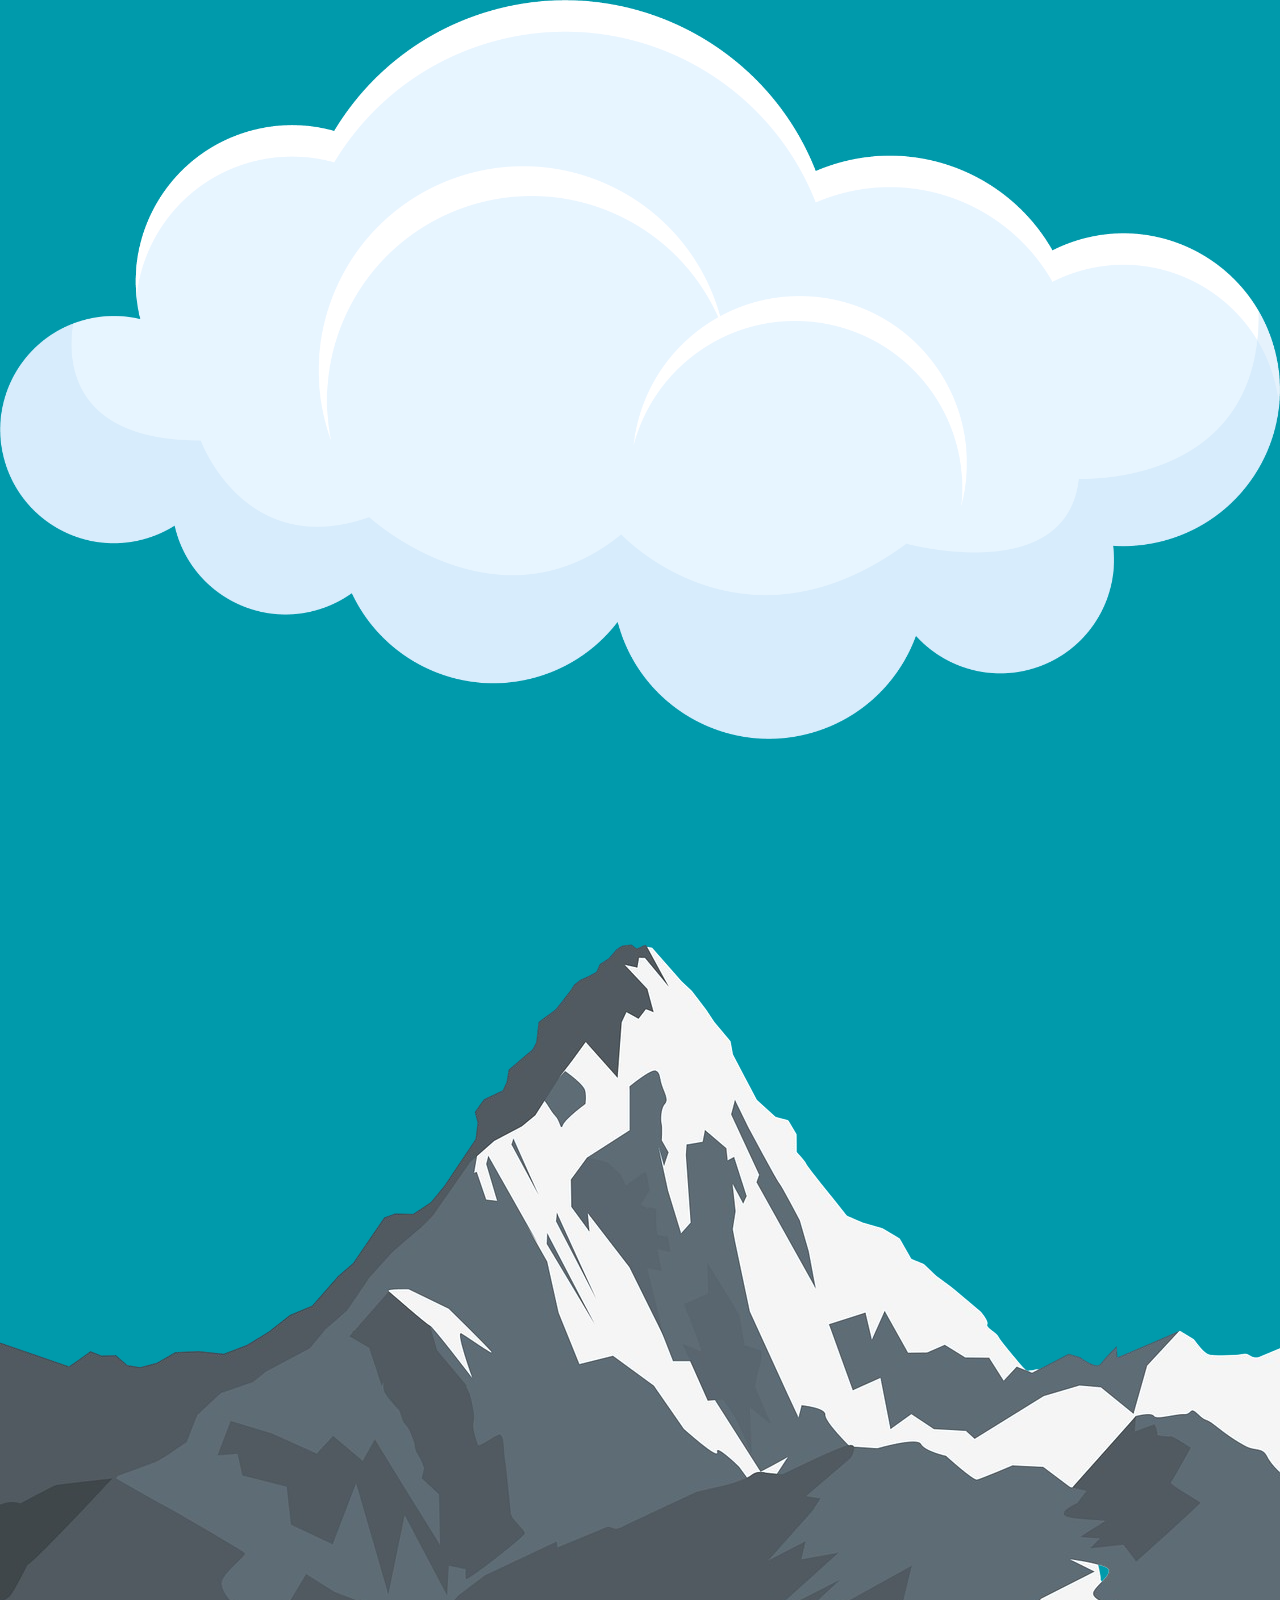
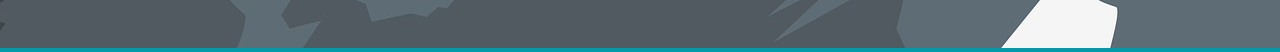
<file: emni.html>
<!DOCTYPE html>
<html lang="en" dir="ltr">
  <head>
    <meta charset="utf-8">
    <title>Mountain</title>
    <style>
      body
      {
        margin:0;
        text-align:center;
        background-color:#009aab;
      }
      img
      {


        width:100%;
        height:100%;

      }
    </style>
  </head>
  <body>
    <img src="colud.png" alt="">
    <img src="moi_1-removebg.png" alt="mountain">

  </body>
</html>
</file>
